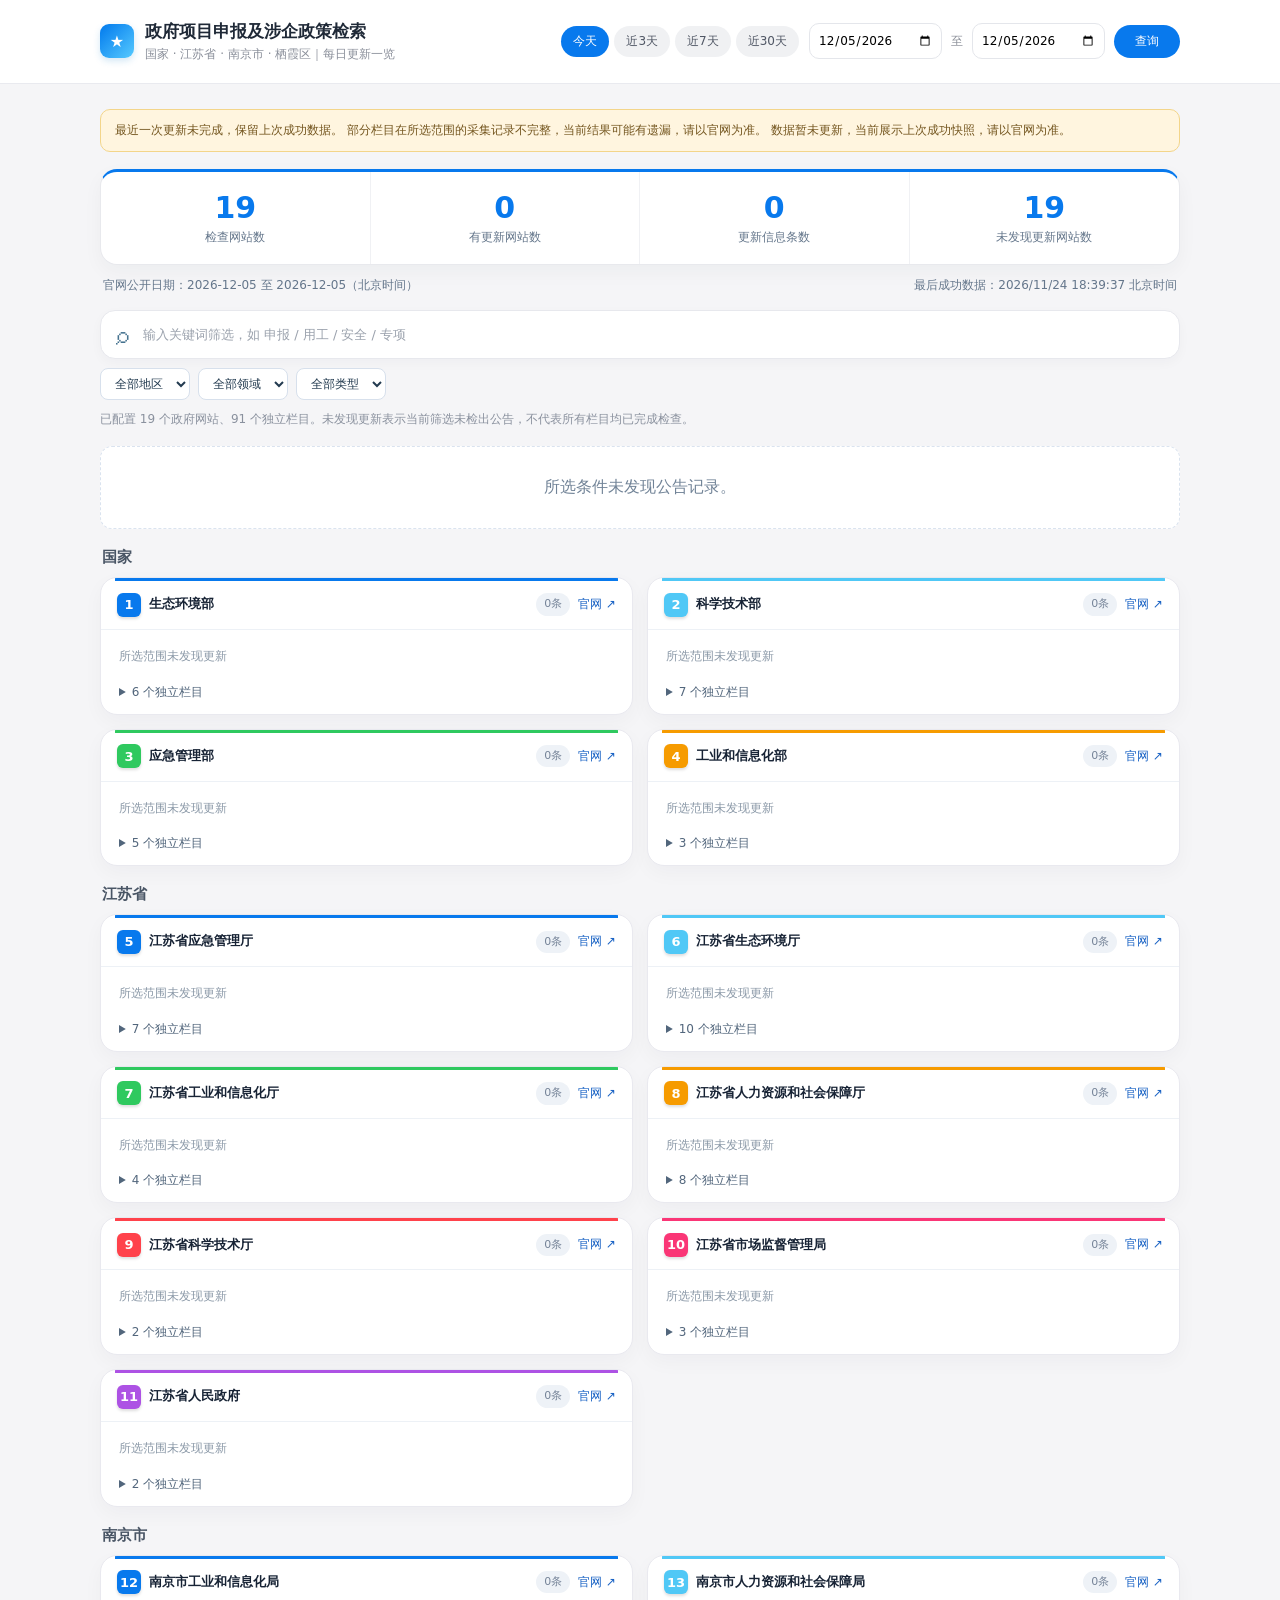
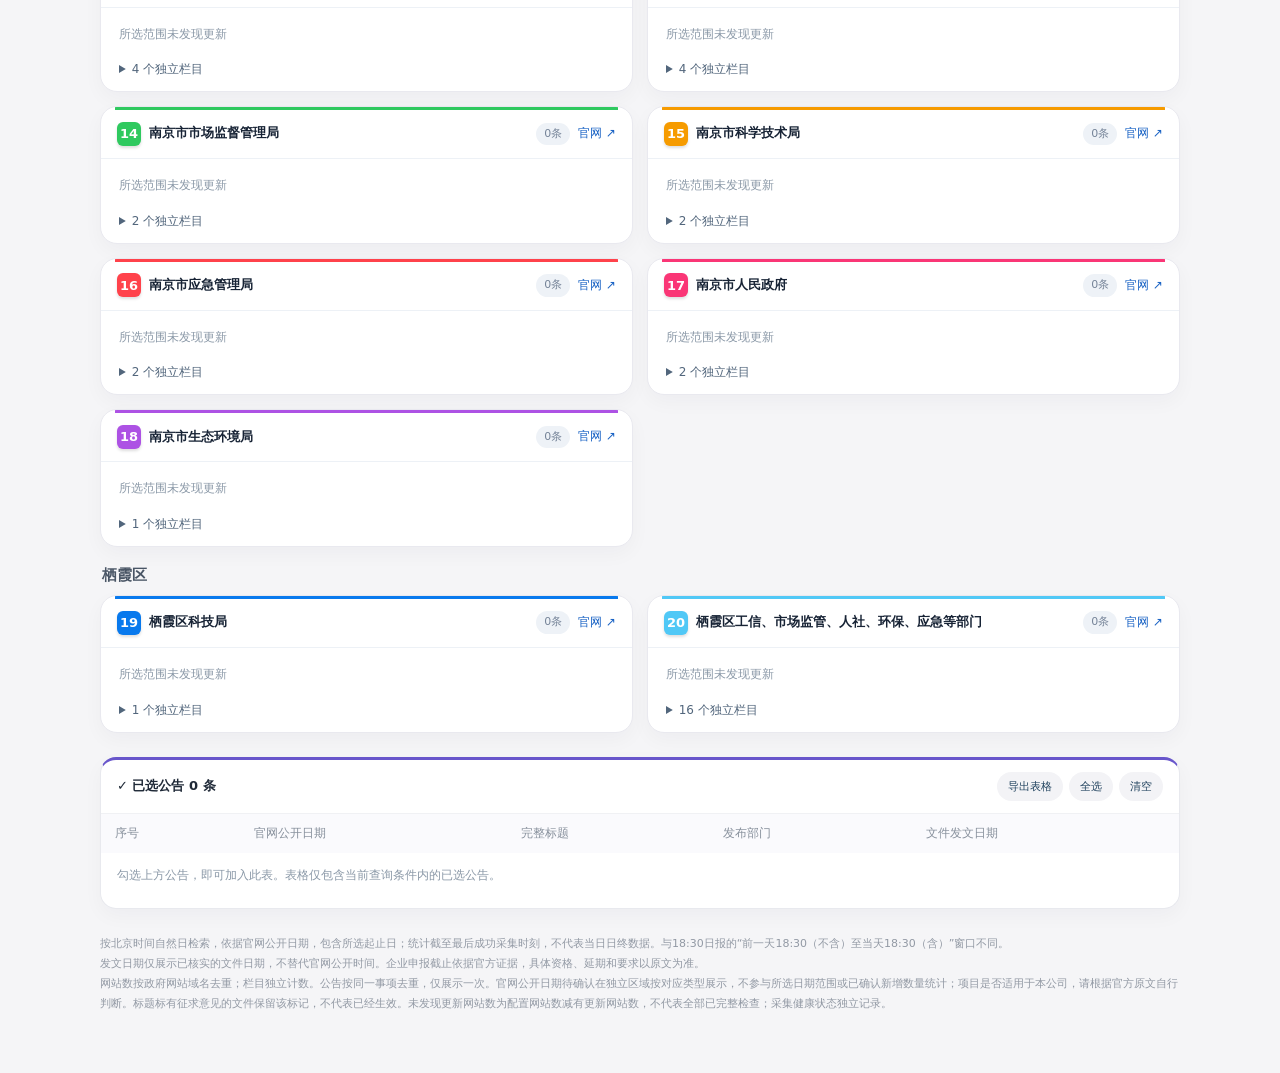
<file: index.html>
<!doctype html>
<html lang="zh-CN"><head><meta charset="utf-8"><meta name="viewport" content="width=device-width, initial-scale=1"><meta name="color-scheme" content="light"><meta name="referrer" content="no-referrer"><meta http-equiv="Content-Security-Policy" content="default-src 'self'; script-src 'self'; style-src 'self'; connect-src 'self' https://api.github.com; img-src 'self' data:; object-src 'none'; base-uri 'none'; form-action 'none'"><title>政府项目申报及涉企政策检索</title><link rel="stylesheet" href="style.css"></head>
<body><header class="topbar"><div class="wrap toolbar"><div class="brand"><span class="brand-icon" aria-hidden="true">★</span><div><h1>政府项目申报及涉企政策检索</h1><p>国家 · 江苏省 · 南京市 · 栖霞区｜每日更新一览</p></div></div><div class="date-toolbar"><div class="quick" id="quick"><button data-days="1" class="active">今天</button><button data-days="3">近3天</button><button data-days="7">近7天</button><button data-days="30">近30天</button></div><div class="date-inputs"><input aria-label="开始日期" type="date" id="start"><span>至</span><input aria-label="结束日期" type="date" id="end"><button class="btn" id="apply">查询</button></div></div></div></header>
<main class="wrap main"><div id="notice" class="notice" role="status">正在读取公开公告数据…</div>
<div class="stats"><div class="stat"><div class="number" id="s-sites">—</div><span>检查网站数</span></div><div class="stat"><div class="number" id="s-updated">—</div><span>有更新网站数</span></div><div class="stat"><div class="number" id="s-items">—</div><span>更新信息条数</span></div><div class="stat"><div class="number" id="s-empty">—</div><span>未发现更新网站数</span></div></div>
<div class="meta"><span id="rangeLabel"></span><span id="updated"></span></div>
<div class="searchbar"><span aria-hidden="true">⌕</span><input aria-label="搜索标题或部门" type="search" id="search" placeholder="输入关键词筛选，如 申报 / 用工 / 安全 / 专项"></div><div class="filters"><select aria-label="地区" id="level"><option value="all">全部地区</option><option value="national">国家</option><option value="jiangsu">江苏省</option><option value="nanjing">南京市</option><option value="qixia">栖霞区</option></select><select aria-label="部门分类" id="sector"><option value="all">全部领域</option><option value="industry">工信</option><option value="science">科技</option><option value="market">市场监管</option><option value="hr">人社</option><option value="environment">生态环境</option><option value="emergency">应急管理</option></select><select aria-label="信息类型" id="type"><option value="all">全部类型</option><option value="project">项目申报</option><option value="policy">涉企政策</option></select></div>
<p id="status" class="status" aria-live="polite"></p><div id="sources"></div><section id="uncertain-dates" hidden aria-label="发布日期待确认公告"></section><section id="open-archive" hidden aria-label="历史发布当前仍可申报"></section>
<section class="selection-panel" aria-label="已选公告"><div class="selection-top"><strong>✓ 已选公告 <span id="selected-count">0</span> 条</strong><div><button id="export">导出表格</button><button id="select-all">全选</button><button id="clear">清空</button></div></div><div class="table-scroll"><table><thead><tr><th>序号</th><th>官网公开日期</th><th>完整标题</th><th>发布部门</th><th>文件发文日期</th></tr></thead><tbody id="selected-rows"></tbody></table></div><p id="selection-empty" class="none">勾选上方公告，即可加入此表。表格仅包含当前查询条件内的已选公告。</p></section><footer class="foot">按北京时间自然日检索，依据官网公开日期，包含所选起止日；统计截至最后成功采集时刻，不代表当日日终数据。与18:30日报的“前一天18:30（不含）至当天18:30（含）”窗口不同。<br>发文日期仅展示已核实的文件日期，不替代官网公开时间。企业申报截止依据官方证据，具体资格、延期和要求以原文为准。<br>网站数按政府网站域名去重；栏目独立计数。公告按同一事项去重，仅展示一次。官网公开日期待确认在独立区域按对应类型展示，不参与所选日期范围或已确认新增数量统计；项目是否适用于本公司，请根据官方原文自行判断。标题标有征求意见的文件保留该标记，不代表已经生效。未发现更新网站数为配置网站数减有更新网站数，不代表全部已完整检查；采集健康状态独立记录。</footer></main>
<script type="module" src="app.js"></script></body></html>
</file>
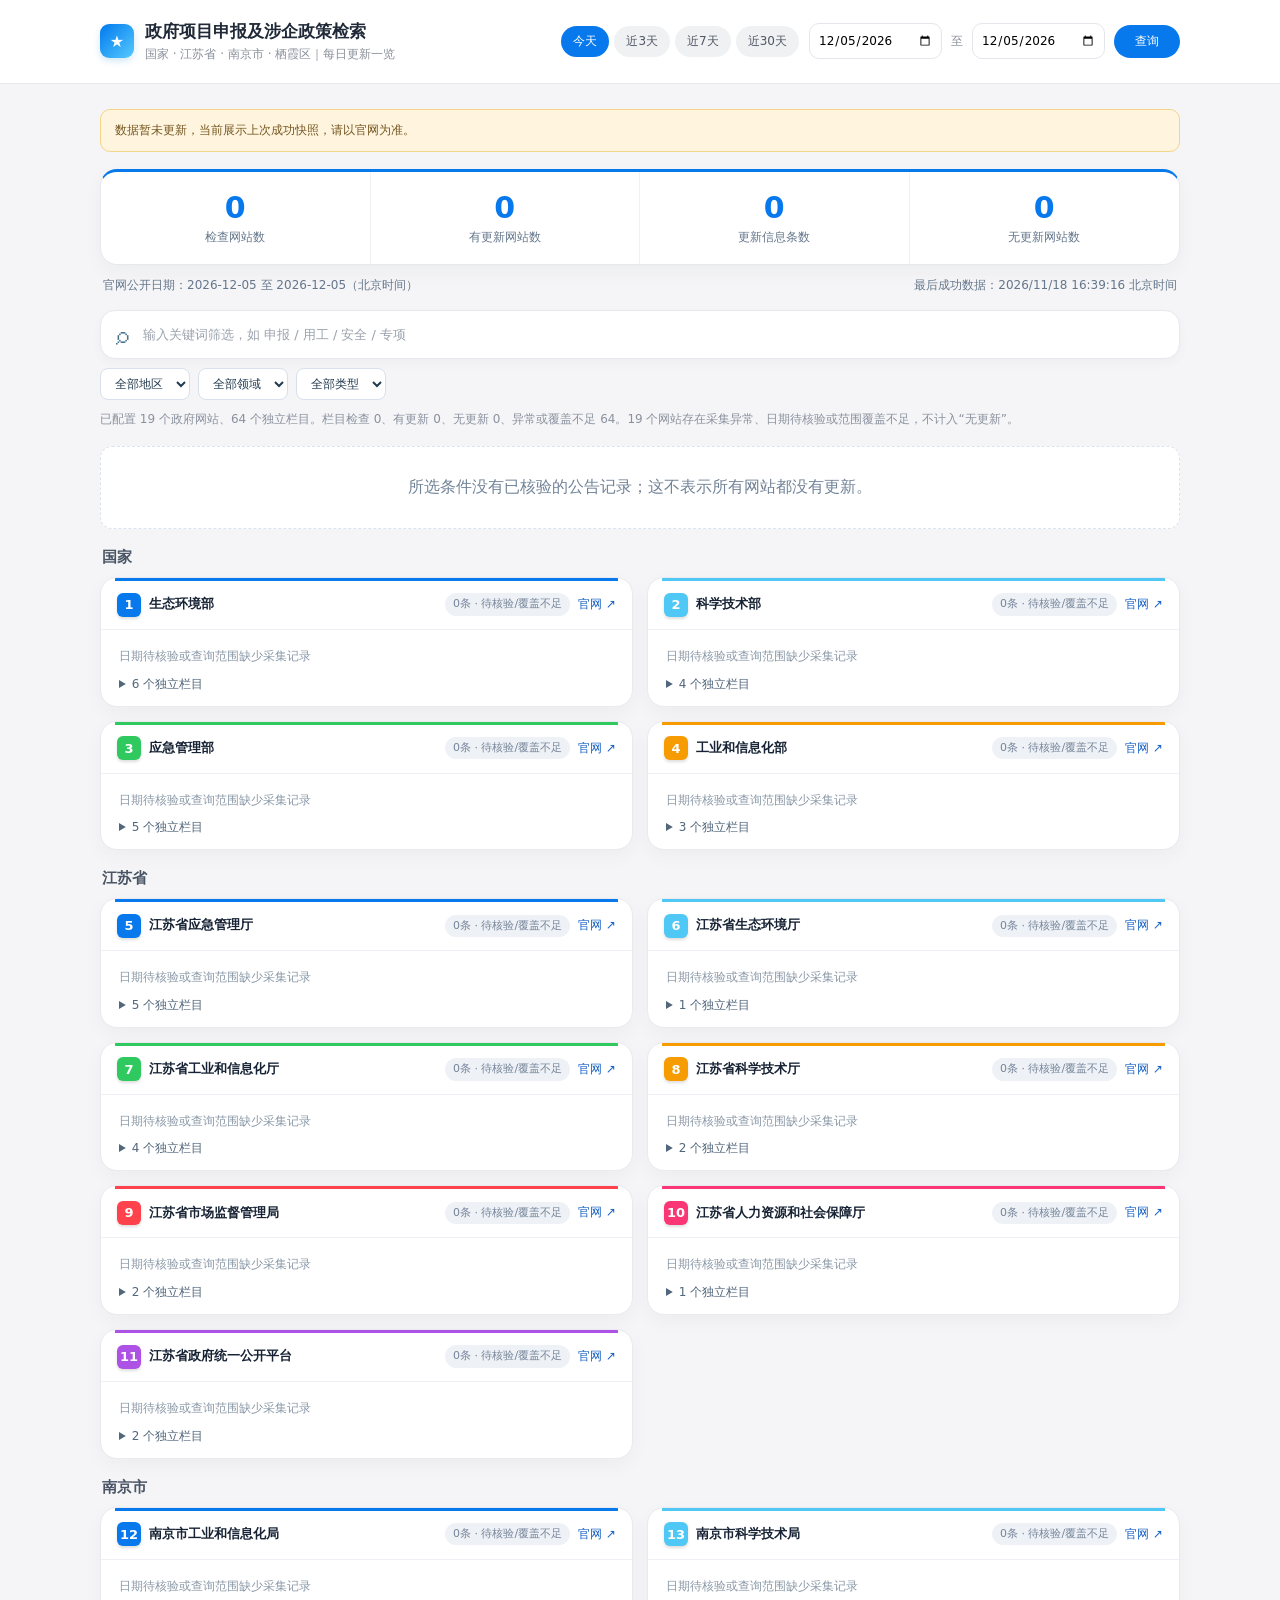
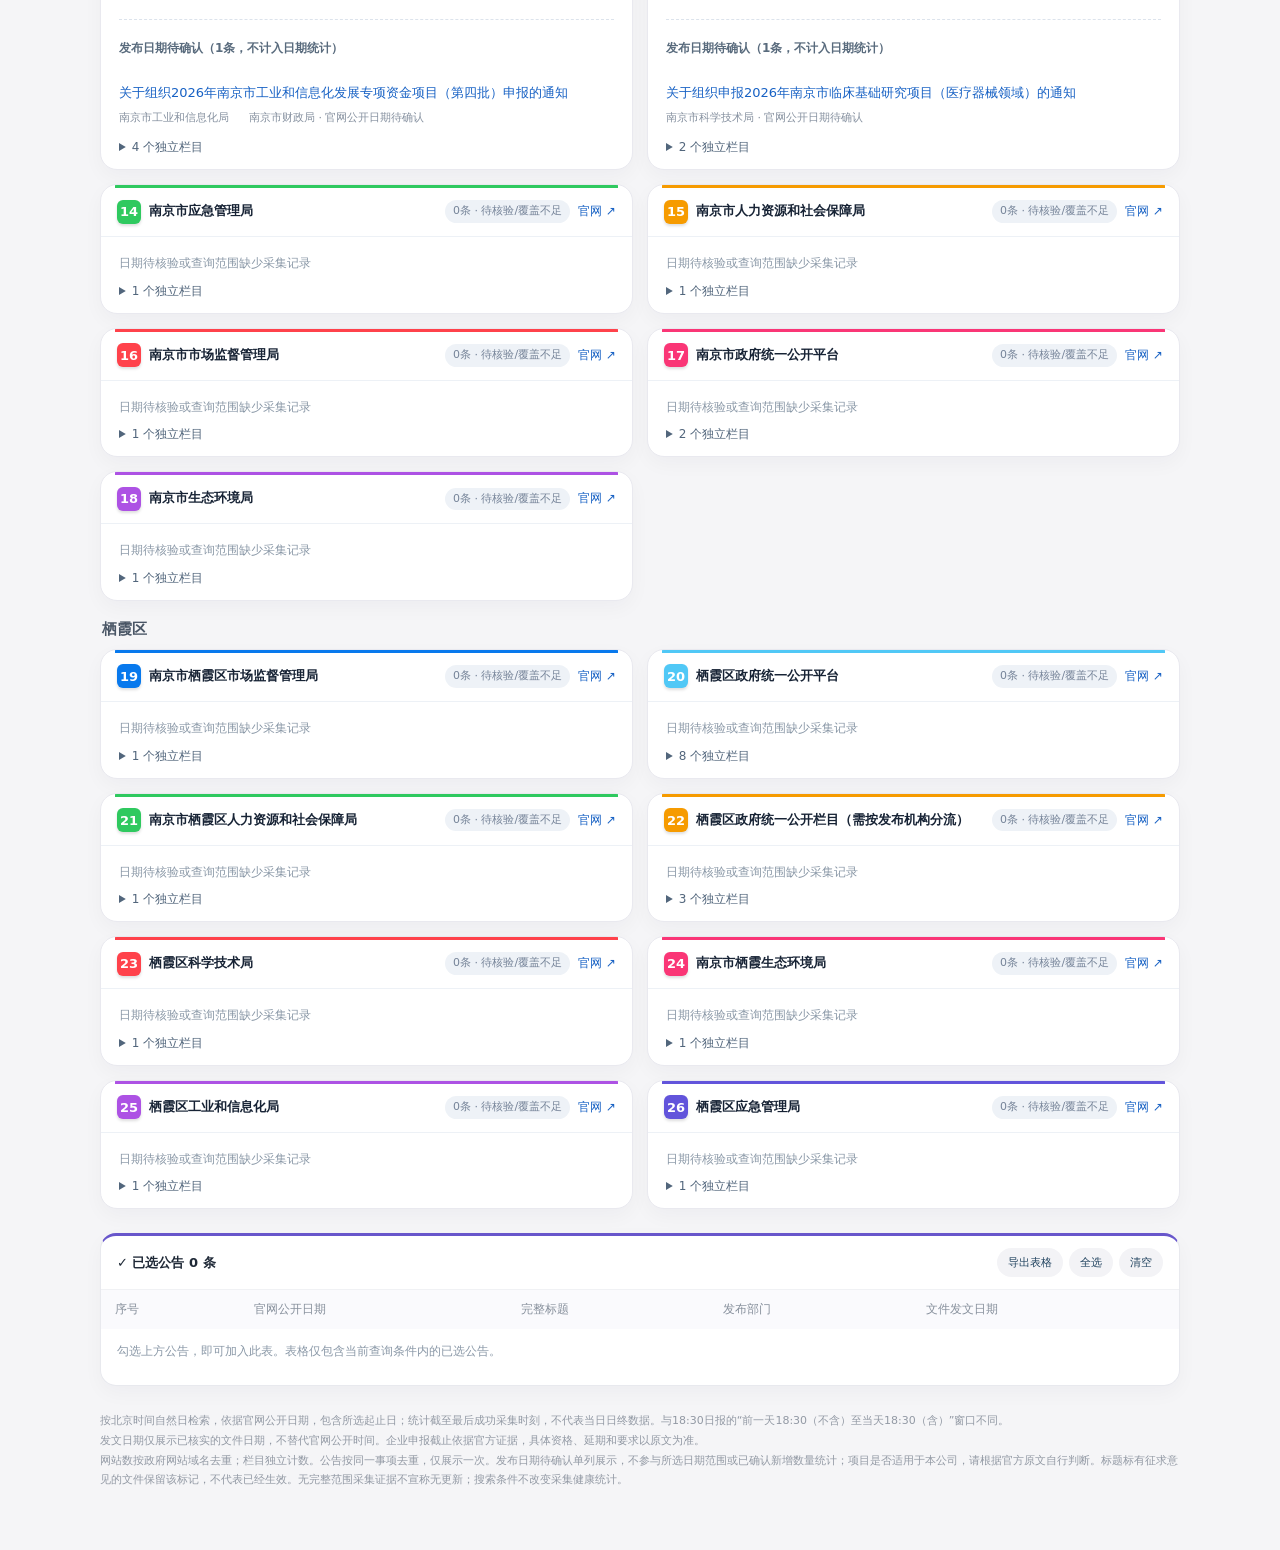
<file: previews/catalogue/index.html>
<!doctype html>
<html lang="zh-CN"><head><meta charset="utf-8"><meta name="viewport" content="width=device-width, initial-scale=1"><meta name="color-scheme" content="light"><meta name="referrer" content="no-referrer"><meta http-equiv="Content-Security-Policy" content="default-src 'self'; script-src 'self'; style-src 'self'; connect-src 'self' https://api.github.com; img-src 'self' data:; object-src 'none'; base-uri 'none'; form-action 'none'"><title>政府项目申报及涉企政策检索</title><link rel="stylesheet" href="style.css"></head>
<body><header class="topbar"><div class="wrap toolbar"><div class="brand"><span class="brand-icon" aria-hidden="true">★</span><div><h1>政府项目申报及涉企政策检索</h1><p>国家 · 江苏省 · 南京市 · 栖霞区｜每日更新一览</p></div></div><div class="date-toolbar"><div class="quick" id="quick"><button data-days="1" class="active">今天</button><button data-days="3">近3天</button><button data-days="7">近7天</button><button data-days="30">近30天</button></div><div class="date-inputs"><input aria-label="开始日期" type="date" id="start"><span>至</span><input aria-label="结束日期" type="date" id="end"><button class="btn" id="apply">查询</button></div></div></div></header>
<main class="wrap main"><div id="notice" class="notice" role="status">正在读取公开公告数据…</div>
<div class="stats"><div class="stat"><div class="number" id="s-sites">—</div><span>检查网站数</span></div><div class="stat"><div class="number" id="s-updated">—</div><span>有更新网站数</span></div><div class="stat"><div class="number" id="s-items">—</div><span>更新信息条数</span></div><div class="stat"><div class="number" id="s-empty">—</div><span>无更新网站数</span></div></div>
<div class="meta"><span id="rangeLabel"></span><span id="updated"></span></div>
<div class="searchbar"><span aria-hidden="true">⌕</span><input aria-label="搜索标题或部门" type="search" id="search" placeholder="输入关键词筛选，如 申报 / 用工 / 安全 / 专项"></div><div class="filters"><select aria-label="地区" id="level"><option value="all">全部地区</option><option value="national">国家</option><option value="jiangsu">江苏省</option><option value="nanjing">南京市</option><option value="qixia">栖霞区</option></select><select aria-label="部门分类" id="sector"><option value="all">全部领域</option><option value="industry">工信</option><option value="science">科技</option><option value="market">市场监管</option><option value="hr">人社</option><option value="environment">生态环境</option><option value="emergency">应急管理</option></select><select aria-label="信息类型" id="type"><option value="all">全部类型</option><option value="project">项目申报</option><option value="policy">涉企政策</option></select></div>
<p id="status" class="status" aria-live="polite"></p><div id="sources"></div>
<section class="selection-panel" aria-label="已选公告"><div class="selection-top"><strong>✓ 已选公告 <span id="selected-count">0</span> 条</strong><div><button id="export">导出表格</button><button id="select-all">全选</button><button id="clear">清空</button></div></div><div class="table-scroll"><table><thead><tr><th>序号</th><th>官网公开日期</th><th>完整标题</th><th>发布部门</th><th>文件发文日期</th></tr></thead><tbody id="selected-rows"></tbody></table></div><p id="selection-empty" class="none">勾选上方公告，即可加入此表。表格仅包含当前查询条件内的已选公告。</p></section><footer class="foot">按北京时间自然日检索，依据官网公开日期，包含所选起止日；统计截至最后成功采集时刻，不代表当日日终数据。与18:30日报的“前一天18:30（不含）至当天18:30（含）”窗口不同。<br>发文日期仅展示已核实的文件日期，不替代官网公开时间。企业申报截止依据官方证据，具体资格、延期和要求以原文为准。<br>网站数按政府网站域名去重；栏目独立计数。公告按同一事项去重，仅展示一次。发布日期待确认单列展示，不参与所选日期范围或已确认新增数量统计；项目是否适用于本公司，请根据官方原文自行判断。标题标有征求意见的文件保留该标记，不代表已经生效。无完整范围采集证据不宣称无更新；搜索条件不改变采集健康统计。</footer></main>
<script type="module" src="app.js"></script></body></html>
</file>
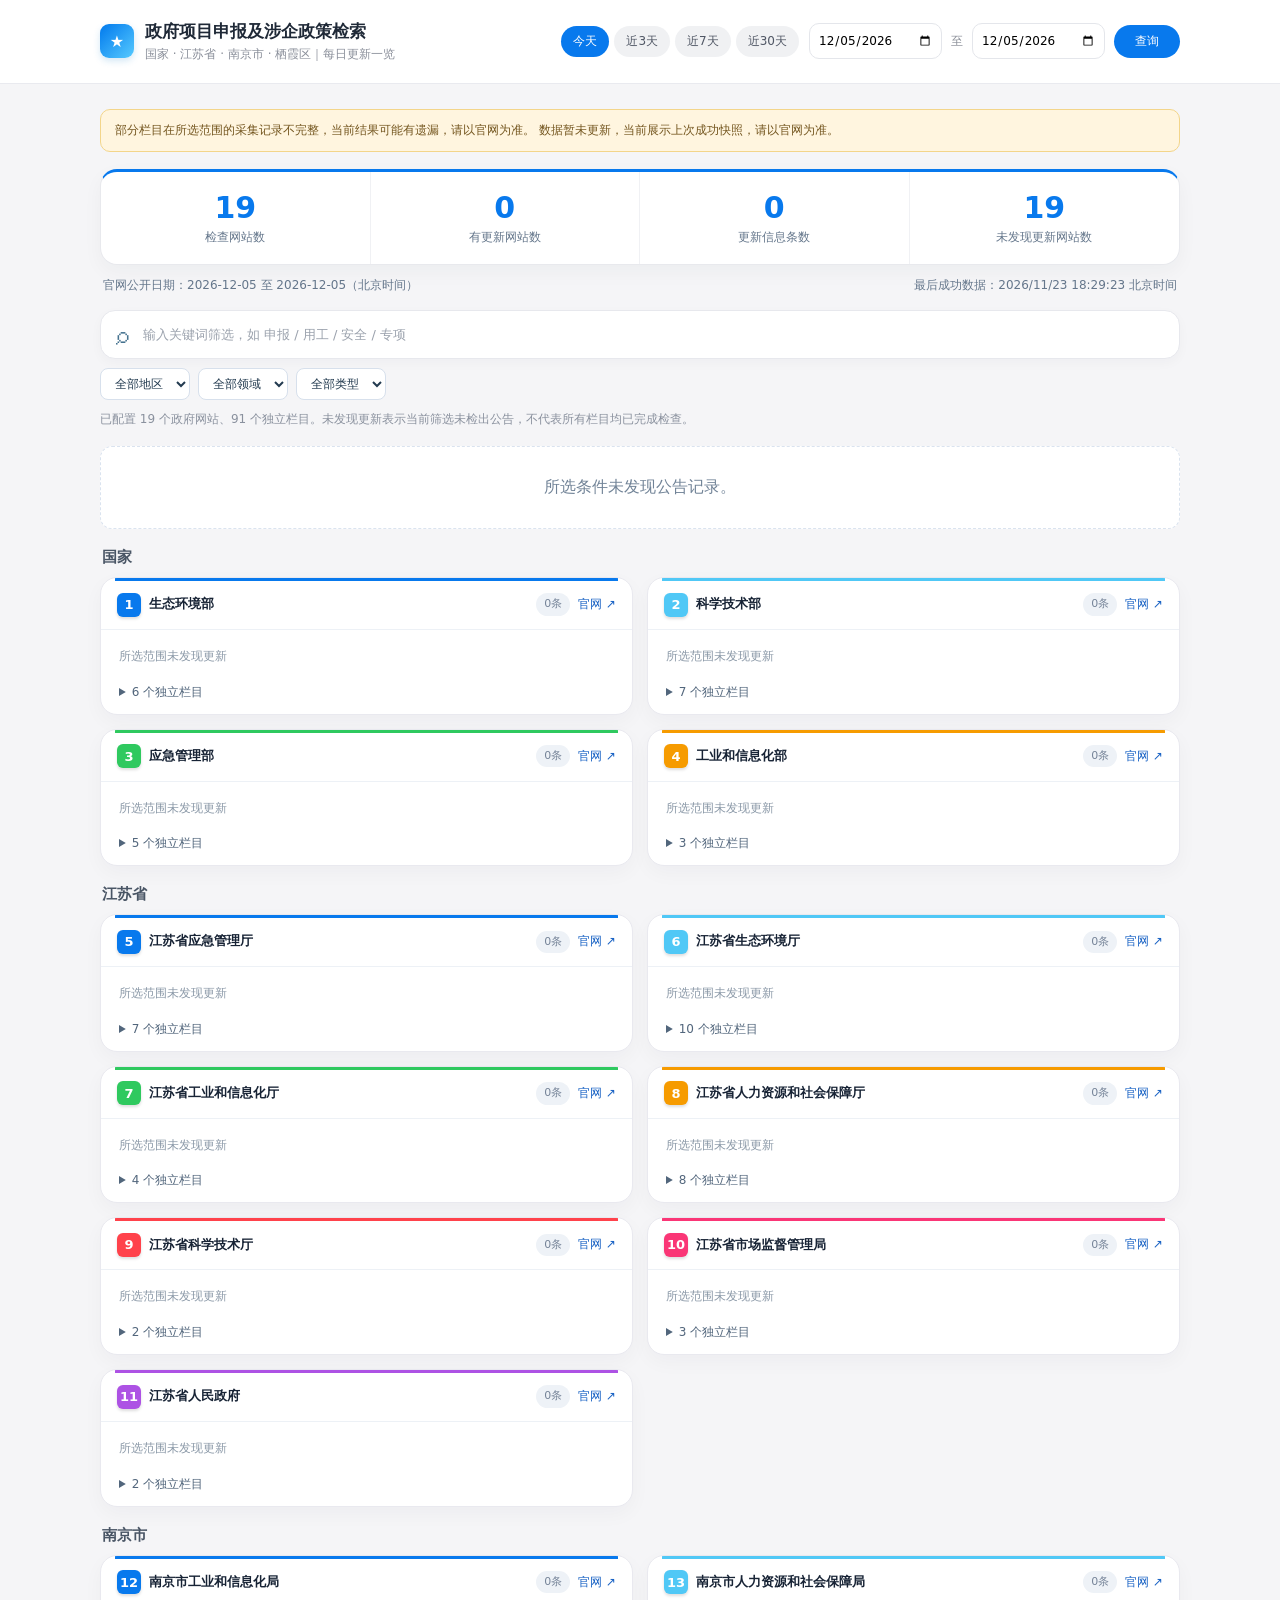
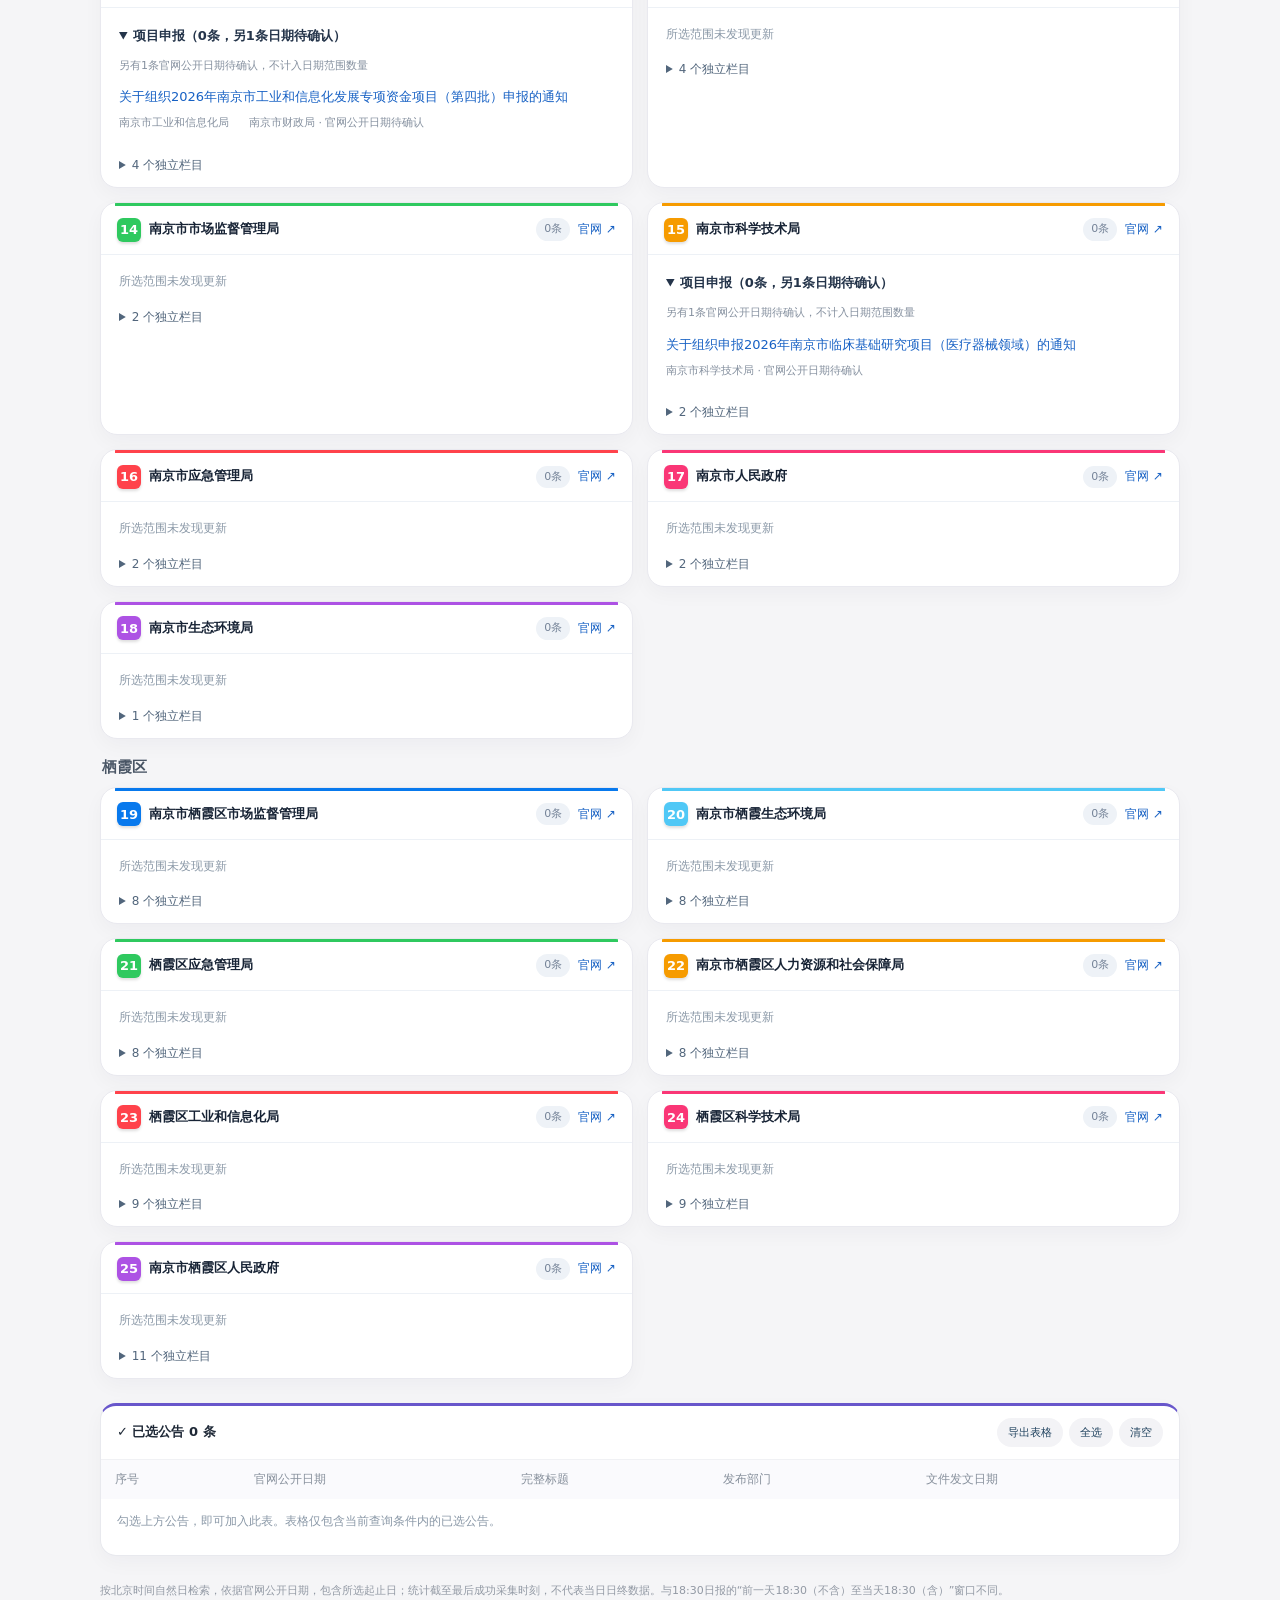
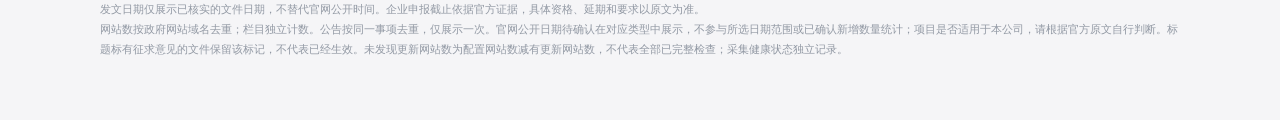
<file: previews/qixia-column-status/index.html>
<!doctype html>
<html lang="zh-CN"><head><meta charset="utf-8"><meta name="viewport" content="width=device-width, initial-scale=1"><meta name="color-scheme" content="light"><meta name="referrer" content="no-referrer"><meta http-equiv="Content-Security-Policy" content="default-src 'self'; script-src 'self'; style-src 'self'; connect-src 'self' https://api.github.com; img-src 'self' data:; object-src 'none'; base-uri 'none'; form-action 'none'"><title>政府项目申报及涉企政策检索</title><link rel="stylesheet" href="style.css"></head>
<body><header class="topbar"><div class="wrap toolbar"><div class="brand"><span class="brand-icon" aria-hidden="true">★</span><div><h1>政府项目申报及涉企政策检索</h1><p>国家 · 江苏省 · 南京市 · 栖霞区｜每日更新一览</p></div></div><div class="date-toolbar"><div class="quick" id="quick"><button data-days="1" class="active">今天</button><button data-days="3">近3天</button><button data-days="7">近7天</button><button data-days="30">近30天</button></div><div class="date-inputs"><input aria-label="开始日期" type="date" id="start"><span>至</span><input aria-label="结束日期" type="date" id="end"><button class="btn" id="apply">查询</button></div></div></div></header>
<main class="wrap main"><div id="notice" class="notice" role="status">正在读取公开公告数据…</div>
<div class="stats"><div class="stat"><div class="number" id="s-sites">—</div><span>检查网站数</span></div><div class="stat"><div class="number" id="s-updated">—</div><span>有更新网站数</span></div><div class="stat"><div class="number" id="s-items">—</div><span>更新信息条数</span></div><div class="stat"><div class="number" id="s-empty">—</div><span>未发现更新网站数</span></div></div>
<div class="meta"><span id="rangeLabel"></span><span id="updated"></span></div>
<div class="searchbar"><span aria-hidden="true">⌕</span><input aria-label="搜索标题或部门" type="search" id="search" placeholder="输入关键词筛选，如 申报 / 用工 / 安全 / 专项"></div><div class="filters"><select aria-label="地区" id="level"><option value="all">全部地区</option><option value="national">国家</option><option value="jiangsu">江苏省</option><option value="nanjing">南京市</option><option value="qixia">栖霞区</option></select><select aria-label="部门分类" id="sector"><option value="all">全部领域</option><option value="industry">工信</option><option value="science">科技</option><option value="market">市场监管</option><option value="hr">人社</option><option value="environment">生态环境</option><option value="emergency">应急管理</option></select><select aria-label="信息类型" id="type"><option value="all">全部类型</option><option value="project">项目申报</option><option value="policy">涉企政策</option></select></div>
<p id="status" class="status" aria-live="polite"></p><div id="sources"></div>
<section class="selection-panel" aria-label="已选公告"><div class="selection-top"><strong>✓ 已选公告 <span id="selected-count">0</span> 条</strong><div><button id="export">导出表格</button><button id="select-all">全选</button><button id="clear">清空</button></div></div><div class="table-scroll"><table><thead><tr><th>序号</th><th>官网公开日期</th><th>完整标题</th><th>发布部门</th><th>文件发文日期</th></tr></thead><tbody id="selected-rows"></tbody></table></div><p id="selection-empty" class="none">勾选上方公告，即可加入此表。表格仅包含当前查询条件内的已选公告。</p></section><footer class="foot">按北京时间自然日检索，依据官网公开日期，包含所选起止日；统计截至最后成功采集时刻，不代表当日日终数据。与18:30日报的“前一天18:30（不含）至当天18:30（含）”窗口不同。<br>发文日期仅展示已核实的文件日期，不替代官网公开时间。企业申报截止依据官方证据，具体资格、延期和要求以原文为准。<br>网站数按政府网站域名去重；栏目独立计数。公告按同一事项去重，仅展示一次。官网公开日期待确认在对应类型中展示，不参与所选日期范围或已确认新增数量统计；项目是否适用于本公司，请根据官方原文自行判断。标题标有征求意见的文件保留该标记，不代表已经生效。未发现更新网站数为配置网站数减有更新网站数，不代表全部已完整检查；采集健康状态独立记录。</footer></main>
<script type="module" src="app.js"></script></body></html>
</file>
<file: style.css>
:root{font-family:system-ui,-apple-system,"Microsoft YaHei","PingFang SC",sans-serif;color:#14283e;background:#f4f7fb}*{box-sizing:border-box}body{margin:0}a{color:#1761c4;text-decoration:none}a:hover{text-decoration:underline}.wrap{width:min(1200px,calc(100% - 36px));margin:auto}.hero{background:linear-gradient(110deg,#163e73,#1268c4);color:white;padding:30px 0 27px}.hero h1{font-size:26px;margin:0 0 7px}.hero p{margin:0;opacity:.82;font-size:13px}.main{padding:22px 0 60px}.notice{background:#fff5df;border:1px solid #f3d58a;border-radius:10px;padding:12px 14px;font-size:13px;margin-bottom:17px;color:#74561f}.filters{background:#fff;border:1px solid #e3eaf1;border-radius:14px;padding:16px;display:flex;gap:12px;align-items:center;flex-wrap:wrap}.quick{display:flex;gap:6px;flex-wrap:wrap}.quick button,button{font:inherit;cursor:pointer;border:1px solid #d7e0ec;background:#fff;border-radius:8px;padding:9px 13px;color:#21435f}.quick button.active{background:#1266c3;border-color:#1266c3;color:#fff}.filters input[type=date],.filters input[type=search],.filters select{border:1px solid #d7e0ec;background:#fff;border-radius:8px;padding:10px;color:#233b50;font:inherit}.filters input[type=search]{flex:1;min-width:200px}.btn{background:#1266c3;color:white;border-color:#1266c3}.meta{display:flex;align-items:center;justify-content:space-between;flex-wrap:wrap;color:#64768b;font-size:12px;margin:12px 2px 18px;gap:8px}.stats{display:grid;grid-template-columns:repeat(4,1fr);gap:12px;margin:0 0 20px}.stat{background:#fff;border:1px solid #e3eaf1;border-radius:14px;text-align:center;padding:22px 8px}.number{color:#116ac8;font-size:31px;font-weight:750}.stat span{display:block;color:#64768b;font-size:13px;margin-top:5px}.status{font-size:13px;color:#546c82;margin:0 0 18px}.section-title{font-size:19px;margin:26px 0 13px}.sources{display:grid;grid-template-columns:repeat(2,minmax(0,1fr));gap:14px}.source{background:#fff;border:1px solid #e3eaf1;border-radius:13px;overflow:hidden}.source-top{display:flex;align-items:center;gap:10px;border-bottom:1px solid #edf1f6;padding:14px 16px;min-height:58px}.num{display:grid;place-items:center;min-width:26px;height:26px;background:#e7f2fd;color:#086ac5;border-radius:7px;font-size:13px;font-weight:bold}.source-title{font-weight:700;font-size:14px;flex:1}.tag{font-size:12px;padding:4px 9px;border-radius:100px;background:#eef2f7;color:#758398;white-space:nowrap}.tag.up{background:#e9f7ec;color:#247844}.tag.error{background:#fff0e9;color:#a85c31}.home{font-size:12px;white-space:nowrap}.source-body{padding:12px 16px 16px;min-height:65px}.none{font-size:13px;color:#8a98a7;padding:8px 0}.item{padding:11px 0;border-bottom:1px solid #eef2f6}.item:last-child{border-bottom:0}.item-row{display:flex;justify-content:space-between;gap:12px;align-items:flex-start}.item-name{font-size:13px;line-height:1.65;font-weight:600}.item-date{white-space:nowrap;color:#78879a;font-size:12px;margin-top:2px}.item-detail{font-size:12px;color:#718397;margin-top:4px}.empty{text-align:center;background:white;border:1px dashed #dae3ef;border-radius:12px;padding:30px;color:#718397}.foot{margin-top:25px;font-size:12px;color:#76869b;line-height:1.8}@media(max-width:760px){.stats{grid-template-columns:repeat(2,1fr)}.sources{grid-template-columns:1fr}.hero h1{font-size:21px}.filters input[type=date]{width:calc(50% - 10px)}.item-row{display:block}.item-date{display:block;margin-top:4px}}

.item-name{overflow-wrap:anywhere}.item-detail{line-height:1.8;color:#52667c}.source-top{flex-wrap:wrap}.source-title{min-width:120px}.source{min-width:0}.filters>*{max-width:100%}input:focus,select:focus,button:focus,a:focus{outline:3px solid #82b6ee;outline-offset:2px}.stat small{font-size:11px;color:#64768b}.error-text{color:#8b4b14}.section-title{display:flex;justify-content:space-between}.source-body summary{cursor:pointer;font-size:12px;color:#52667c}.foot a{white-space:normal}
/* Reference screenshots: compact masthead, unified scoreboard and accented cards. */
:root{background:#f5f5f7;color:#1f2937}.wrap{width:min(1080px,calc(100% - 32px))}.topbar{background:#fff;border-bottom:1px solid #e9eaef;padding:19px 0}.toolbar{display:flex;gap:20px;justify-content:space-between;align-items:center}.brand{display:flex;gap:11px;align-items:center;min-width:260px}.brand-icon{height:34px;width:34px;flex-shrink:0;display:grid;place-items:center;background:linear-gradient(135deg,#0079ed,#56caff);border-radius:9px;color:#fff;box-shadow:0 3px 7px #2385ce33}.brand h1{font-size:17px;line-height:1.5;margin:0;font-weight:750}.brand p{font-size:12px;color:#8a8f9a;margin:1px 0}.date-toolbar{display:flex;align-items:center;gap:10px;flex-wrap:wrap;justify-content:flex-end}.date-inputs{display:flex;align-items:center;gap:9px}.date-inputs input{font:inherit;font-size:12px;border:1px solid #e4e6eb;border-radius:10px;padding:9px 8px;min-width:0}.date-inputs span{color:#8b8f98;font-size:12px}.quick{gap:5px}.quick button{border:0;border-radius:30px;font-size:12px;background:#f0f1f3;padding:7px 12px;color:#505765}.quick button.active{background:#0879ed;color:white}.btn{border-radius:30px;padding:8px 21px;background:#0879ed;color:white;font-size:12px;border:0}.main{padding-top:25px}.stats{gap:0;border:1px solid #e8e9ed;border-top:3px solid #0879ed;background:white;border-radius:17px;overflow:hidden;box-shadow:0 7px 20px #1e293b0a;margin-bottom:12px}.stat{border:0;border-right:1px solid #f0f1f4;border-radius:0;padding:18px 8px;background:transparent}.stat:last-child{border:0}.number{font-size:30px;color:#0879ed;font-weight:650}.stat span{font-size:12px;margin-top:4px}.meta{margin:10px 3px 16px}.searchbar{display:flex;gap:12px;align-items:center;background:#fff;border:1px solid #e7e8ed;border-radius:15px;padding:11px 15px;box-shadow:0 4px 12px #1e293b08}.searchbar>span{font-size:25px;color:#45728f;line-height:1}.searchbar input{width:100%;font:inherit;font-size:13px;border:0;outline-offset:5px;color:#24344a;min-width:0}.searchbar input::placeholder{color:#9ba2ad}.filters{background:transparent;border:0;padding:9px 0;gap:8px;border-radius:0}.filters select{font-size:12px;padding:7px 10px}.status{font-size:12px;line-height:1.8;color:#8a919e;margin-bottom:16px}.section-title{font-size:15px;color:#495565;margin:19px 2px 10px}.sources{gap:14px}.source{--accent:#0879ed;position:relative;border:1px solid #e9e9ef;border-radius:17px;box-shadow:0 7px 20px #1e293b09}.source:before{content:'';position:absolute;height:3px;top:0;left:14px;right:14px;background:var(--accent)}.source:nth-child(8n+2){--accent:#50c8f6}.source:nth-child(8n+3){--accent:#2fc95f}.source:nth-child(8n+4){--accent:#f69b00}.source:nth-child(8n+5){--accent:#ff424b}.source:nth-child(8n+6){--accent:#fa3676}.source:nth-child(8n+7){--accent:#ad52e4}.source:nth-child(8n+8){--accent:#6254db}.source-top{gap:8px;padding:14px 16px 12px;min-height:52px}.source-title{font-size:13px;line-height:1.6;min-width:100px;color:#172335}.num{background:var(--accent);color:#fff;min-width:24px;width:24px;height:24px;border-radius:6px;box-shadow:0 2px 3px #0002}.tag{padding:3px 8px;font-size:11px;white-space:normal;max-width:135px;line-height:1.5}.source-body{padding:8px 18px 13px;min-height:67px}.none{font-size:12px;line-height:1.8}.item{position:relative}.item-name{font-weight:500;font-size:13px;line-height:1.75;color:#244e79;display:block}.item-detail{font-size:11px;line-height:1.8;color:#85909f}.item-select{display:flex;gap:9px;align-items:flex-start}.item-select input{margin:5px 0 0;flex-shrink:0;accent-color:#0879ed;width:15px;height:15px}.item-content{min-width:0}.selection-panel{margin-top:24px;background:#fff;border:1px solid #e8e9ee;border-top:3px solid #6856cb;border-radius:16px;overflow:hidden;box-shadow:0 7px 20px #1e293b09}.selection-top{padding:12px 16px;display:flex;justify-content:space-between;align-items:center;gap:12px;font-size:13px}.selection-top>div{display:flex;gap:6px}.selection-top button{font-size:11px;border:0;background:#f3f3f6;border-radius:20px;padding:7px 11px}.table-scroll{overflow-x:auto}table{border-collapse:collapse;width:100%;font-size:12px;min-width:650px;text-align:left}th,td{padding:11px 14px;border-top:1px solid #f0f1f4;vertical-align:top}th{background:#fafafd;color:#87909c;font-weight:500}td:nth-child(3){min-width:230px}.selection-panel>p{padding:0 16px 10px}.notice{font-size:12px}.foot{font-size:11px;color:#9299a4}
@media(max-width:900px){.toolbar{flex-direction:column;align-items:flex-start}.date-toolbar{justify-content:flex-start}.brand{min-width:0}.brand h1{font-size:16px}}
@media(max-width:760px){.wrap{width:calc(100% - 28px)}.topbar{padding:15px 0}.toolbar{gap:13px}.date-toolbar{width:100%;gap:10px;flex-direction:column;align-items:stretch}.date-inputs{order:-1;display:grid;grid-template-columns:minmax(0,1fr) auto minmax(0,1fr) auto;gap:6px}.date-inputs input{width:100%;font-size:11px;padding:9px 6px}.date-inputs .btn{padding:9px 15px}.quick{display:grid;grid-template-columns:repeat(4,1fr);gap:6px;width:100%}.quick button{font-size:11px;padding:7px 8px}.main{padding-top:19px}.stats{grid-template-columns:repeat(2,1fr)}.stat{padding:16px 8px}.stat:nth-child(2){border-right:0}.stat:nth-child(-n+2){border-bottom:1px solid #f2f3f6}.number{font-size:29px}.source-top{padding:13px 13px 11px;gap:7px}.source-title{flex:1;min-width:90px}.tag{max-width:94px;font-size:10px}.home{font-size:10px}.source-body{padding:8px 14px 13px}.selection-top{flex-wrap:wrap;padding:12px}.selection-top button{padding:7px 10px}.brand h1{font-size:15px}.brand p{font-size:10px}.meta{font-size:10px;line-height:1.7}.filters{flex-wrap:nowrap}.filters select{min-width:0;flex:1;padding:8px 7px}.status{font-size:11px}}

.undated-section{border-top:1px dashed #dce3ec;margin-top:14px;padding-top:6px}.undated-section h3{font-size:12px;line-height:1.7;color:#596b7d}.undated-name{font-size:13px;line-height:1.75;overflow-wrap:anywhere}

.announcement-section{margin:4px 0 13px}.source-body .announcement-section>summary{font-size:13px;font-weight:700;color:#24344a;padding:7px 0}.announcement-section .item:last-child{border-bottom:0}.column-details{margin-top:8px}
</file>
<file: previews/catalogue/style.css>
:root{font-family:system-ui,-apple-system,"Microsoft YaHei","PingFang SC",sans-serif;color:#14283e;background:#f4f7fb}*{box-sizing:border-box}body{margin:0}a{color:#1761c4;text-decoration:none}a:hover{text-decoration:underline}.wrap{width:min(1200px,calc(100% - 36px));margin:auto}.hero{background:linear-gradient(110deg,#163e73,#1268c4);color:white;padding:30px 0 27px}.hero h1{font-size:26px;margin:0 0 7px}.hero p{margin:0;opacity:.82;font-size:13px}.main{padding:22px 0 60px}.notice{background:#fff5df;border:1px solid #f3d58a;border-radius:10px;padding:12px 14px;font-size:13px;margin-bottom:17px;color:#74561f}.filters{background:#fff;border:1px solid #e3eaf1;border-radius:14px;padding:16px;display:flex;gap:12px;align-items:center;flex-wrap:wrap}.quick{display:flex;gap:6px;flex-wrap:wrap}.quick button,button{font:inherit;cursor:pointer;border:1px solid #d7e0ec;background:#fff;border-radius:8px;padding:9px 13px;color:#21435f}.quick button.active{background:#1266c3;border-color:#1266c3;color:#fff}.filters input[type=date],.filters input[type=search],.filters select{border:1px solid #d7e0ec;background:#fff;border-radius:8px;padding:10px;color:#233b50;font:inherit}.filters input[type=search]{flex:1;min-width:200px}.btn{background:#1266c3;color:white;border-color:#1266c3}.meta{display:flex;align-items:center;justify-content:space-between;flex-wrap:wrap;color:#64768b;font-size:12px;margin:12px 2px 18px;gap:8px}.stats{display:grid;grid-template-columns:repeat(4,1fr);gap:12px;margin:0 0 20px}.stat{background:#fff;border:1px solid #e3eaf1;border-radius:14px;text-align:center;padding:22px 8px}.number{color:#116ac8;font-size:31px;font-weight:750}.stat span{display:block;color:#64768b;font-size:13px;margin-top:5px}.status{font-size:13px;color:#546c82;margin:0 0 18px}.section-title{font-size:19px;margin:26px 0 13px}.sources{display:grid;grid-template-columns:repeat(2,minmax(0,1fr));gap:14px}.source{background:#fff;border:1px solid #e3eaf1;border-radius:13px;overflow:hidden}.source-top{display:flex;align-items:center;gap:10px;border-bottom:1px solid #edf1f6;padding:14px 16px;min-height:58px}.num{display:grid;place-items:center;min-width:26px;height:26px;background:#e7f2fd;color:#086ac5;border-radius:7px;font-size:13px;font-weight:bold}.source-title{font-weight:700;font-size:14px;flex:1}.tag{font-size:12px;padding:4px 9px;border-radius:100px;background:#eef2f7;color:#758398;white-space:nowrap}.tag.up{background:#e9f7ec;color:#247844}.tag.error{background:#fff0e9;color:#a85c31}.home{font-size:12px;white-space:nowrap}.source-body{padding:12px 16px 16px;min-height:65px}.none{font-size:13px;color:#8a98a7;padding:8px 0}.item{padding:11px 0;border-bottom:1px solid #eef2f6}.item:last-child{border-bottom:0}.item-row{display:flex;justify-content:space-between;gap:12px;align-items:flex-start}.item-name{font-size:13px;line-height:1.65;font-weight:600}.item-date{white-space:nowrap;color:#78879a;font-size:12px;margin-top:2px}.item-detail{font-size:12px;color:#718397;margin-top:4px}.empty{text-align:center;background:white;border:1px dashed #dae3ef;border-radius:12px;padding:30px;color:#718397}.foot{margin-top:25px;font-size:12px;color:#76869b;line-height:1.8}@media(max-width:760px){.stats{grid-template-columns:repeat(2,1fr)}.sources{grid-template-columns:1fr}.hero h1{font-size:21px}.filters input[type=date]{width:calc(50% - 10px)}.item-row{display:block}.item-date{display:block;margin-top:4px}}

.item-name{overflow-wrap:anywhere}.item-detail{line-height:1.8;color:#52667c}.source-top{flex-wrap:wrap}.source-title{min-width:120px}.source{min-width:0}.filters>*{max-width:100%}input:focus,select:focus,button:focus,a:focus{outline:3px solid #82b6ee;outline-offset:2px}.stat small{font-size:11px;color:#64768b}.error-text{color:#8b4b14}.section-title{display:flex;justify-content:space-between}.source-body summary{cursor:pointer;font-size:12px;color:#52667c}.foot a{white-space:normal}
/* Reference screenshots: compact masthead, unified scoreboard and accented cards. */
:root{background:#f5f5f7;color:#1f2937}.wrap{width:min(1080px,calc(100% - 32px))}.topbar{background:#fff;border-bottom:1px solid #e9eaef;padding:19px 0}.toolbar{display:flex;gap:20px;justify-content:space-between;align-items:center}.brand{display:flex;gap:11px;align-items:center;min-width:260px}.brand-icon{height:34px;width:34px;flex-shrink:0;display:grid;place-items:center;background:linear-gradient(135deg,#0079ed,#56caff);border-radius:9px;color:#fff;box-shadow:0 3px 7px #2385ce33}.brand h1{font-size:17px;line-height:1.5;margin:0;font-weight:750}.brand p{font-size:12px;color:#8a8f9a;margin:1px 0}.date-toolbar{display:flex;align-items:center;gap:10px;flex-wrap:wrap;justify-content:flex-end}.date-inputs{display:flex;align-items:center;gap:9px}.date-inputs input{font:inherit;font-size:12px;border:1px solid #e4e6eb;border-radius:10px;padding:9px 8px;min-width:0}.date-inputs span{color:#8b8f98;font-size:12px}.quick{gap:5px}.quick button{border:0;border-radius:30px;font-size:12px;background:#f0f1f3;padding:7px 12px;color:#505765}.quick button.active{background:#0879ed;color:white}.btn{border-radius:30px;padding:8px 21px;background:#0879ed;color:white;font-size:12px;border:0}.main{padding-top:25px}.stats{gap:0;border:1px solid #e8e9ed;border-top:3px solid #0879ed;background:white;border-radius:17px;overflow:hidden;box-shadow:0 7px 20px #1e293b0a;margin-bottom:12px}.stat{border:0;border-right:1px solid #f0f1f4;border-radius:0;padding:18px 8px;background:transparent}.stat:last-child{border:0}.number{font-size:30px;color:#0879ed;font-weight:650}.stat span{font-size:12px;margin-top:4px}.meta{margin:10px 3px 16px}.searchbar{display:flex;gap:12px;align-items:center;background:#fff;border:1px solid #e7e8ed;border-radius:15px;padding:11px 15px;box-shadow:0 4px 12px #1e293b08}.searchbar>span{font-size:25px;color:#45728f;line-height:1}.searchbar input{width:100%;font:inherit;font-size:13px;border:0;outline-offset:5px;color:#24344a;min-width:0}.searchbar input::placeholder{color:#9ba2ad}.filters{background:transparent;border:0;padding:9px 0;gap:8px;border-radius:0}.filters select{font-size:12px;padding:7px 10px}.status{font-size:12px;line-height:1.8;color:#8a919e;margin-bottom:16px}.section-title{font-size:15px;color:#495565;margin:19px 2px 10px}.sources{gap:14px}.source{--accent:#0879ed;position:relative;border:1px solid #e9e9ef;border-radius:17px;box-shadow:0 7px 20px #1e293b09}.source:before{content:'';position:absolute;height:3px;top:0;left:14px;right:14px;background:var(--accent)}.source:nth-child(8n+2){--accent:#50c8f6}.source:nth-child(8n+3){--accent:#2fc95f}.source:nth-child(8n+4){--accent:#f69b00}.source:nth-child(8n+5){--accent:#ff424b}.source:nth-child(8n+6){--accent:#fa3676}.source:nth-child(8n+7){--accent:#ad52e4}.source:nth-child(8n+8){--accent:#6254db}.source-top{gap:8px;padding:14px 16px 12px;min-height:52px}.source-title{font-size:13px;line-height:1.6;min-width:100px;color:#172335}.num{background:var(--accent);color:#fff;min-width:24px;width:24px;height:24px;border-radius:6px;box-shadow:0 2px 3px #0002}.tag{padding:3px 8px;font-size:11px;white-space:normal;max-width:135px;line-height:1.5}.source-body{padding:8px 18px 13px;min-height:67px}.none{font-size:12px;line-height:1.8}.item{position:relative}.item-name{font-weight:500;font-size:13px;line-height:1.75;color:#244e79;display:block}.item-detail{font-size:11px;line-height:1.8;color:#85909f}.item-select{display:flex;gap:9px;align-items:flex-start}.item-select input{margin:5px 0 0;flex-shrink:0;accent-color:#0879ed;width:15px;height:15px}.item-content{min-width:0}.selection-panel{margin-top:24px;background:#fff;border:1px solid #e8e9ee;border-top:3px solid #6856cb;border-radius:16px;overflow:hidden;box-shadow:0 7px 20px #1e293b09}.selection-top{padding:12px 16px;display:flex;justify-content:space-between;align-items:center;gap:12px;font-size:13px}.selection-top>div{display:flex;gap:6px}.selection-top button{font-size:11px;border:0;background:#f3f3f6;border-radius:20px;padding:7px 11px}.table-scroll{overflow-x:auto}table{border-collapse:collapse;width:100%;font-size:12px;min-width:650px;text-align:left}th,td{padding:11px 14px;border-top:1px solid #f0f1f4;vertical-align:top}th{background:#fafafd;color:#87909c;font-weight:500}td:nth-child(3){min-width:230px}.selection-panel>p{padding:0 16px 10px}.notice{font-size:12px}.foot{font-size:11px;color:#9299a4}
@media(max-width:900px){.toolbar{flex-direction:column;align-items:flex-start}.date-toolbar{justify-content:flex-start}.brand{min-width:0}.brand h1{font-size:16px}}
@media(max-width:760px){.wrap{width:calc(100% - 28px)}.topbar{padding:15px 0}.toolbar{gap:13px}.date-toolbar{width:100%;gap:10px;flex-direction:column;align-items:stretch}.date-inputs{order:-1;display:grid;grid-template-columns:minmax(0,1fr) auto minmax(0,1fr) auto;gap:6px}.date-inputs input{width:100%;font-size:11px;padding:9px 6px}.date-inputs .btn{padding:9px 15px}.quick{display:grid;grid-template-columns:repeat(4,1fr);gap:6px;width:100%}.quick button{font-size:11px;padding:7px 8px}.main{padding-top:19px}.stats{grid-template-columns:repeat(2,1fr)}.stat{padding:16px 8px}.stat:nth-child(2){border-right:0}.stat:nth-child(-n+2){border-bottom:1px solid #f2f3f6}.number{font-size:29px}.source-top{padding:13px 13px 11px;gap:7px}.source-title{flex:1;min-width:90px}.tag{max-width:94px;font-size:10px}.home{font-size:10px}.source-body{padding:8px 14px 13px}.selection-top{flex-wrap:wrap;padding:12px}.selection-top button{padding:7px 10px}.brand h1{font-size:15px}.brand p{font-size:10px}.meta{font-size:10px;line-height:1.7}.filters{flex-wrap:nowrap}.filters select{min-width:0;flex:1;padding:8px 7px}.status{font-size:11px}}

.undated-section{border-top:1px dashed #dce3ec;margin-top:14px;padding-top:6px}.undated-section h3{font-size:12px;line-height:1.7;color:#596b7d}.undated-name{font-size:13px;line-height:1.75;overflow-wrap:anywhere}
</file>
<file: previews/qixia-column-status/style.css>
:root{font-family:system-ui,-apple-system,"Microsoft YaHei","PingFang SC",sans-serif;color:#14283e;background:#f4f7fb}*{box-sizing:border-box}body{margin:0}a{color:#1761c4;text-decoration:none}a:hover{text-decoration:underline}.wrap{width:min(1200px,calc(100% - 36px));margin:auto}.hero{background:linear-gradient(110deg,#163e73,#1268c4);color:white;padding:30px 0 27px}.hero h1{font-size:26px;margin:0 0 7px}.hero p{margin:0;opacity:.82;font-size:13px}.main{padding:22px 0 60px}.notice{background:#fff5df;border:1px solid #f3d58a;border-radius:10px;padding:12px 14px;font-size:13px;margin-bottom:17px;color:#74561f}.filters{background:#fff;border:1px solid #e3eaf1;border-radius:14px;padding:16px;display:flex;gap:12px;align-items:center;flex-wrap:wrap}.quick{display:flex;gap:6px;flex-wrap:wrap}.quick button,button{font:inherit;cursor:pointer;border:1px solid #d7e0ec;background:#fff;border-radius:8px;padding:9px 13px;color:#21435f}.quick button.active{background:#1266c3;border-color:#1266c3;color:#fff}.filters input[type=date],.filters input[type=search],.filters select{border:1px solid #d7e0ec;background:#fff;border-radius:8px;padding:10px;color:#233b50;font:inherit}.filters input[type=search]{flex:1;min-width:200px}.btn{background:#1266c3;color:white;border-color:#1266c3}.meta{display:flex;align-items:center;justify-content:space-between;flex-wrap:wrap;color:#64768b;font-size:12px;margin:12px 2px 18px;gap:8px}.stats{display:grid;grid-template-columns:repeat(4,1fr);gap:12px;margin:0 0 20px}.stat{background:#fff;border:1px solid #e3eaf1;border-radius:14px;text-align:center;padding:22px 8px}.number{color:#116ac8;font-size:31px;font-weight:750}.stat span{display:block;color:#64768b;font-size:13px;margin-top:5px}.status{font-size:13px;color:#546c82;margin:0 0 18px}.section-title{font-size:19px;margin:26px 0 13px}.sources{display:grid;grid-template-columns:repeat(2,minmax(0,1fr));gap:14px}.source{background:#fff;border:1px solid #e3eaf1;border-radius:13px;overflow:hidden}.source-top{display:flex;align-items:center;gap:10px;border-bottom:1px solid #edf1f6;padding:14px 16px;min-height:58px}.num{display:grid;place-items:center;min-width:26px;height:26px;background:#e7f2fd;color:#086ac5;border-radius:7px;font-size:13px;font-weight:bold}.source-title{font-weight:700;font-size:14px;flex:1}.tag{font-size:12px;padding:4px 9px;border-radius:100px;background:#eef2f7;color:#758398;white-space:nowrap}.tag.up{background:#e9f7ec;color:#247844}.tag.error{background:#fff0e9;color:#a85c31}.home{font-size:12px;white-space:nowrap}.source-body{padding:12px 16px 16px;min-height:65px}.none{font-size:13px;color:#8a98a7;padding:8px 0}.item{padding:11px 0;border-bottom:1px solid #eef2f6}.item:last-child{border-bottom:0}.item-row{display:flex;justify-content:space-between;gap:12px;align-items:flex-start}.item-name{font-size:13px;line-height:1.65;font-weight:600}.item-date{white-space:nowrap;color:#78879a;font-size:12px;margin-top:2px}.item-detail{font-size:12px;color:#718397;margin-top:4px}.empty{text-align:center;background:white;border:1px dashed #dae3ef;border-radius:12px;padding:30px;color:#718397}.foot{margin-top:25px;font-size:12px;color:#76869b;line-height:1.8}@media(max-width:760px){.stats{grid-template-columns:repeat(2,1fr)}.sources{grid-template-columns:1fr}.hero h1{font-size:21px}.filters input[type=date]{width:calc(50% - 10px)}.item-row{display:block}.item-date{display:block;margin-top:4px}}

.item-name{overflow-wrap:anywhere}.item-detail{line-height:1.8;color:#52667c}.source-top{flex-wrap:wrap}.source-title{min-width:120px}.source{min-width:0}.filters>*{max-width:100%}input:focus,select:focus,button:focus,a:focus{outline:3px solid #82b6ee;outline-offset:2px}.stat small{font-size:11px;color:#64768b}.error-text{color:#8b4b14}.section-title{display:flex;justify-content:space-between}.source-body summary{cursor:pointer;font-size:12px;color:#52667c}.foot a{white-space:normal}
/* Reference screenshots: compact masthead, unified scoreboard and accented cards. */
:root{background:#f5f5f7;color:#1f2937}.wrap{width:min(1080px,calc(100% - 32px))}.topbar{background:#fff;border-bottom:1px solid #e9eaef;padding:19px 0}.toolbar{display:flex;gap:20px;justify-content:space-between;align-items:center}.brand{display:flex;gap:11px;align-items:center;min-width:260px}.brand-icon{height:34px;width:34px;flex-shrink:0;display:grid;place-items:center;background:linear-gradient(135deg,#0079ed,#56caff);border-radius:9px;color:#fff;box-shadow:0 3px 7px #2385ce33}.brand h1{font-size:17px;line-height:1.5;margin:0;font-weight:750}.brand p{font-size:12px;color:#8a8f9a;margin:1px 0}.date-toolbar{display:flex;align-items:center;gap:10px;flex-wrap:wrap;justify-content:flex-end}.date-inputs{display:flex;align-items:center;gap:9px}.date-inputs input{font:inherit;font-size:12px;border:1px solid #e4e6eb;border-radius:10px;padding:9px 8px;min-width:0}.date-inputs span{color:#8b8f98;font-size:12px}.quick{gap:5px}.quick button{border:0;border-radius:30px;font-size:12px;background:#f0f1f3;padding:7px 12px;color:#505765}.quick button.active{background:#0879ed;color:white}.btn{border-radius:30px;padding:8px 21px;background:#0879ed;color:white;font-size:12px;border:0}.main{padding-top:25px}.stats{gap:0;border:1px solid #e8e9ed;border-top:3px solid #0879ed;background:white;border-radius:17px;overflow:hidden;box-shadow:0 7px 20px #1e293b0a;margin-bottom:12px}.stat{border:0;border-right:1px solid #f0f1f4;border-radius:0;padding:18px 8px;background:transparent}.stat:last-child{border:0}.number{font-size:30px;color:#0879ed;font-weight:650}.stat span{font-size:12px;margin-top:4px}.meta{margin:10px 3px 16px}.searchbar{display:flex;gap:12px;align-items:center;background:#fff;border:1px solid #e7e8ed;border-radius:15px;padding:11px 15px;box-shadow:0 4px 12px #1e293b08}.searchbar>span{font-size:25px;color:#45728f;line-height:1}.searchbar input{width:100%;font:inherit;font-size:13px;border:0;outline-offset:5px;color:#24344a;min-width:0}.searchbar input::placeholder{color:#9ba2ad}.filters{background:transparent;border:0;padding:9px 0;gap:8px;border-radius:0}.filters select{font-size:12px;padding:7px 10px}.status{font-size:12px;line-height:1.8;color:#8a919e;margin-bottom:16px}.section-title{font-size:15px;color:#495565;margin:19px 2px 10px}.sources{gap:14px}.source{--accent:#0879ed;position:relative;border:1px solid #e9e9ef;border-radius:17px;box-shadow:0 7px 20px #1e293b09}.source:before{content:'';position:absolute;height:3px;top:0;left:14px;right:14px;background:var(--accent)}.source:nth-child(8n+2){--accent:#50c8f6}.source:nth-child(8n+3){--accent:#2fc95f}.source:nth-child(8n+4){--accent:#f69b00}.source:nth-child(8n+5){--accent:#ff424b}.source:nth-child(8n+6){--accent:#fa3676}.source:nth-child(8n+7){--accent:#ad52e4}.source:nth-child(8n+8){--accent:#6254db}.source-top{gap:8px;padding:14px 16px 12px;min-height:52px}.source-title{font-size:13px;line-height:1.6;min-width:100px;color:#172335}.num{background:var(--accent);color:#fff;min-width:24px;width:24px;height:24px;border-radius:6px;box-shadow:0 2px 3px #0002}.tag{padding:3px 8px;font-size:11px;white-space:normal;max-width:135px;line-height:1.5}.source-body{padding:8px 18px 13px;min-height:67px}.none{font-size:12px;line-height:1.8}.item{position:relative}.item-name{font-weight:500;font-size:13px;line-height:1.75;color:#244e79;display:block}.item-detail{font-size:11px;line-height:1.8;color:#85909f}.item-select{display:flex;gap:9px;align-items:flex-start}.item-select input{margin:5px 0 0;flex-shrink:0;accent-color:#0879ed;width:15px;height:15px}.item-content{min-width:0}.selection-panel{margin-top:24px;background:#fff;border:1px solid #e8e9ee;border-top:3px solid #6856cb;border-radius:16px;overflow:hidden;box-shadow:0 7px 20px #1e293b09}.selection-top{padding:12px 16px;display:flex;justify-content:space-between;align-items:center;gap:12px;font-size:13px}.selection-top>div{display:flex;gap:6px}.selection-top button{font-size:11px;border:0;background:#f3f3f6;border-radius:20px;padding:7px 11px}.table-scroll{overflow-x:auto}table{border-collapse:collapse;width:100%;font-size:12px;min-width:650px;text-align:left}th,td{padding:11px 14px;border-top:1px solid #f0f1f4;vertical-align:top}th{background:#fafafd;color:#87909c;font-weight:500}td:nth-child(3){min-width:230px}.selection-panel>p{padding:0 16px 10px}.notice{font-size:12px}.foot{font-size:11px;color:#9299a4}
@media(max-width:900px){.toolbar{flex-direction:column;align-items:flex-start}.date-toolbar{justify-content:flex-start}.brand{min-width:0}.brand h1{font-size:16px}}
@media(max-width:760px){.wrap{width:calc(100% - 28px)}.topbar{padding:15px 0}.toolbar{gap:13px}.date-toolbar{width:100%;gap:10px;flex-direction:column;align-items:stretch}.date-inputs{order:-1;display:grid;grid-template-columns:minmax(0,1fr) auto minmax(0,1fr) auto;gap:6px}.date-inputs input{width:100%;font-size:11px;padding:9px 6px}.date-inputs .btn{padding:9px 15px}.quick{display:grid;grid-template-columns:repeat(4,1fr);gap:6px;width:100%}.quick button{font-size:11px;padding:7px 8px}.main{padding-top:19px}.stats{grid-template-columns:repeat(2,1fr)}.stat{padding:16px 8px}.stat:nth-child(2){border-right:0}.stat:nth-child(-n+2){border-bottom:1px solid #f2f3f6}.number{font-size:29px}.source-top{padding:13px 13px 11px;gap:7px}.source-title{flex:1;min-width:90px}.tag{max-width:94px;font-size:10px}.home{font-size:10px}.source-body{padding:8px 14px 13px}.selection-top{flex-wrap:wrap;padding:12px}.selection-top button{padding:7px 10px}.brand h1{font-size:15px}.brand p{font-size:10px}.meta{font-size:10px;line-height:1.7}.filters{flex-wrap:nowrap}.filters select{min-width:0;flex:1;padding:8px 7px}.status{font-size:11px}}

.undated-section{border-top:1px dashed #dce3ec;margin-top:14px;padding-top:6px}.undated-section h3{font-size:12px;line-height:1.7;color:#596b7d}.undated-name{font-size:13px;line-height:1.75;overflow-wrap:anywhere}

.announcement-section{margin:4px 0 13px}.source-body .announcement-section>summary{font-size:13px;font-weight:700;color:#24344a;padding:7px 0}.announcement-section .item:last-child{border-bottom:0}.column-details{margin-top:8px}
</file>
